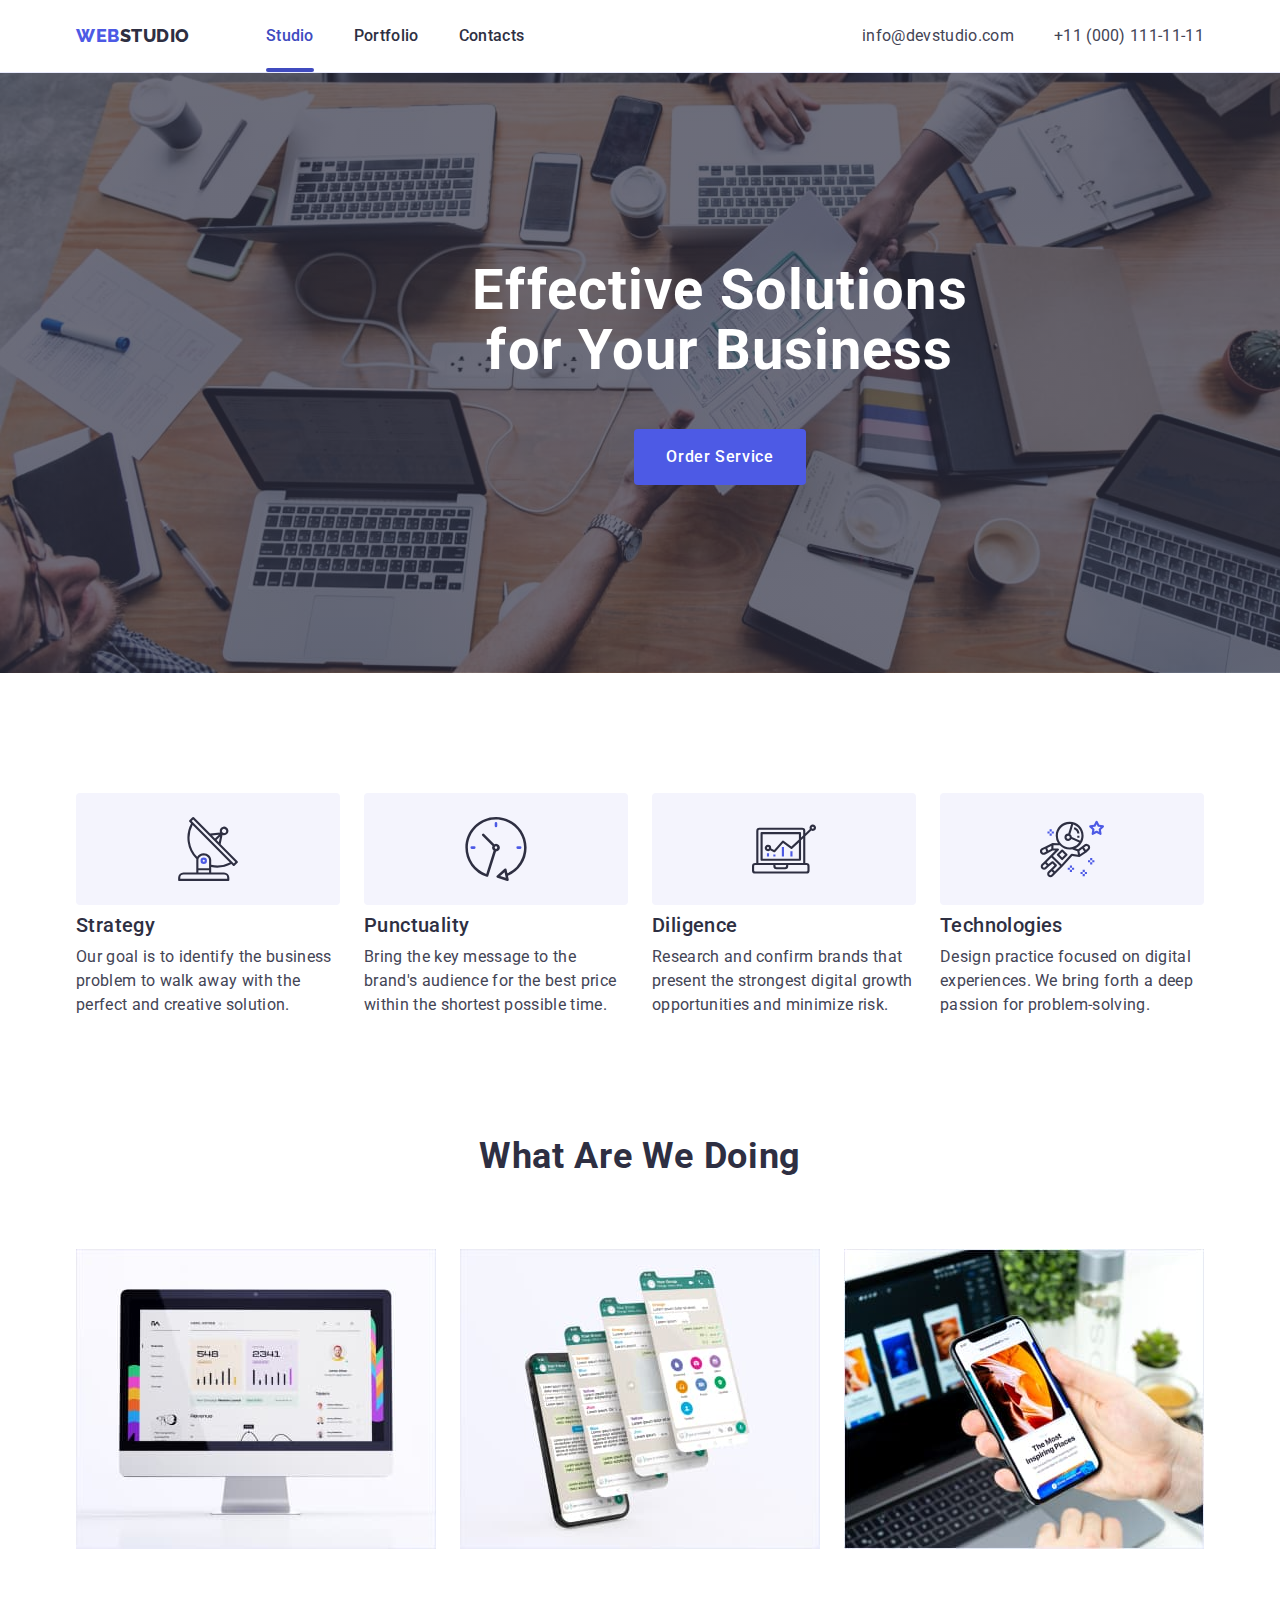
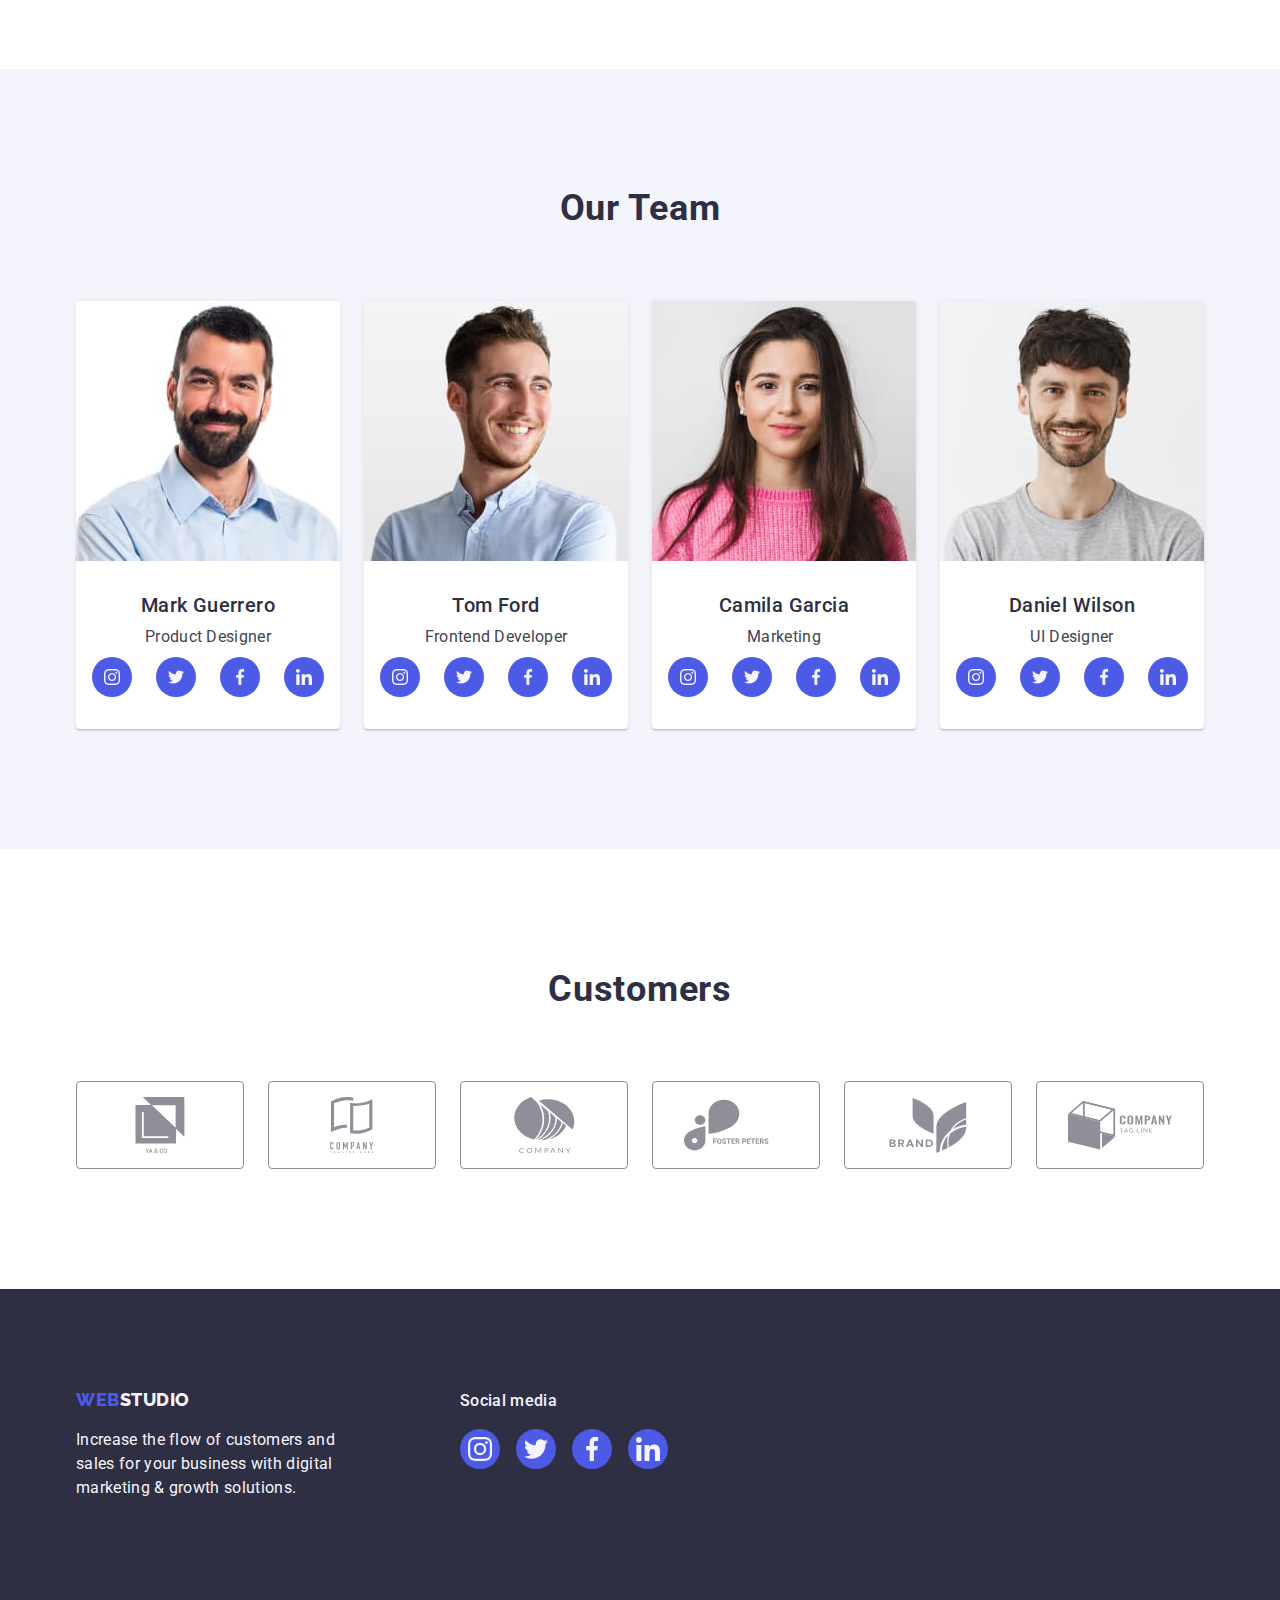
<file: index.html>
<!DOCTYPE html>
<html lang="en">
  <head>
    <meta charset="UTF-8" />
    <meta http-equiv="X-UA-Compatible" content="IE=edge" />
    <meta name="viewport" content="width=device-width, initial-scale=1.0" />
    <title>Document</title>
    <link rel="preconnect" href="https://fonts.googleapis.com" />
    <link rel="preconnect" href="https://fonts.gstatic.com" crossorigin />
    <link
      href="https://fonts.googleapis.com/css2?family=Montserrat:wght@400;700&family=Raleway:wght@800&family=Roboto:wght@400;500;700;900&display=swap"
      rel="stylesheet"
    />
    <link
      rel="stylesheet"
      href="https://cdn.jsdelivr.net/npm/modern-normalize@1.1.0/modern-normalize.min.css"
    />
    <link href="./css/styles.css" rel="stylesheet" />
  </head>
  <body>
    <header class="header">
      <div class="container page-header-container">
        <nav class="header-navigation">
          <a href="./index.html" class="logo link"
            >Web<span class="header-logo-second">Studio</span></a
          >
          <ul class="header-list list">
            <li class="header-item">
              <a href="./index.html" class="header-link link active">Studio</a>
            </li>
            <li class="header-item">
              <a href="./portfolio.html" class="header-link link">Portfolio</a>
            </li>
            <li class="header-item">
              <a href="" class="header-link link">Contacts</a>
            </li>
          </ul>
        </nav>
        <address class="adress">
          <ul class="header-list list">
            <li class="header-item">
              <a
                href="mailto:info@devstudio.com"
                class="header-link-adress link"
                >info@devstudio.com</a
              >
            </li>
            <li class="header-item">
              <a href="tel:+110001111111" class="header-link-adress link"
                >+11 (000) 111-11-11</a
              >
            </li>
          </ul>
        </address>
      </div>
    </header>
    <main>
      <!--HERO-->
      <section class="hero">
        <div class="container hero-container">
          <h1 class="hero-title">Effective Solutions for Your Business</h1>
          <button type="button" class="hero-button" data-modal-open>
            Order Service
          </button>
        </div>
      </section>
      <!--BASIS-->
      <section class="basis section">
        <div class="container">
          <h2 hidden class="basis-title-hidden">Work principles</h2>
          <ul class="basis-list list">
            <li class="basis-item">
              <div class="basis-link">
                <svg class="basis-icon" width="64" height="64">
                  <use href="./images/for_sprite/sprite.svg#icon-antenna"></use>
                </svg>
              </div>
              <h3 class="basis-mini-title">Strategy</h3>
              <p class="basis-text">
                Our goal is to identify the business problem to walk away with
                the perfect and creative solution.
              </p>
            </li>
            <li class="basis-item">
              <div class="basis-link">
                <svg class="basis-icon" width="64" height="64">
                  <use href="./images/for_sprite/sprite.svg#icon-clock"></use>
                </svg>
              </div>
              <h3 class="basis-mini-title">Punctuality</h3>
              <p class="basis-text">
                Bring the key message to the brand's audience for the best price
                within the shortest possible time.
              </p>
            </li>
            <li class="basis-item">
              <div class="basis-link">
                <svg class="basis-icon" width="64" height="64">
                  <use href="./images/for_sprite/sprite.svg#icon-diagram"></use>
                </svg>
              </div>
              <h3 class="basis-mini-title">Diligence</h3>
              <p class="basis-text">
                Research and confirm brands that present the strongest digital
                growth opportunities and minimize risk.
              </p>
            </li>
            <li class="basis-item">
              <div class="basis-link">
                <svg class="basis-icon" width="64" height="64">
                  <use
                    href="./images/for_sprite/sprite.svg#icon-astronaut"
                  ></use>
                </svg>
              </div>
              <h3 class="basis-mini-title">Technologies</h3>
              <p class="basis-text">
                Design practice focused on digital experiences. We bring forth a
                deep passion for problem-solving.
              </p>
            </li>
          </ul>
        </div>
      </section>
      <!--Work-->
      <section class="work">
        <div class="container">
          <h2 class="work-title">What are we doing</h2>
          <ul class="work-list list">
            <li class="work-item">
              <img
                class="work-img"
                src="./images/computer.jpg"
                alt="computer"
                width="360"
                height="300"
              />
            </li>
            <li class="work-item">
              <img
                class="work-img"
                src="./images/phone.jpg"
                alt="phone screen"
                width="360"
                height="300"
              />
            </li>
            <li class="work-item">
              <img
                class="work-img"
                src="./images/phoneinhands.jpg"
                alt="phone and computer"
                width="360"
                height="300"
              />
            </li>
          </ul>
        </div>
      </section>
      <!--Team-->
      <section class="team section">
        <div class="container">
          <h2 class="team-main-title">Our Team</h2>
          <ul class="team-list list">
            <li class="team-item">
              <img
                class="team-img"
                src="./images/markguerrero.jpg"
                alt="Mark Guerrero"
                width="264"
                height="260"
              />
              <div class="our-team">
                <h3 class="team-second-title">Mark Guerrero</h3>
                <p class="team-text">Product Designer</p>
                <ul class="social-list list">
                  <li class="social-list-item">
                    <a href="" class="social-list-link">
                      <svg class="social-list-icon" width="16" height="16">
                        <use
                          href="./images/for_sprite/sprite.svg#icon-instagram"
                        ></use>
                      </svg>
                    </a>
                  </li>
                  <li class="social-list-item">
                    <a href="" class="social-list-link">
                      <svg class="social-list-icon" width="16" height="16">
                        <use
                          href="./images/for_sprite/sprite.svg#icon-twitter"
                        ></use>
                      </svg>
                    </a>
                  </li>
                  <li class="social-list-item">
                    <a href="" class="social-list-link">
                      <svg class="social-list-icon" width="16" height="16">
                        <use
                          href="./images/for_sprite/sprite.svg#icon-facebook"
                        ></use>
                      </svg>
                    </a>
                  </li>
                  <li class="social-list-item">
                    <a href="" class="social-list-link">
                      <svg class="social-list-icon" width="16" height="16">
                        <use
                          href="./images/for_sprite/sprite.svg#icon-linkedin"
                        ></use>
                      </svg>
                    </a>
                  </li>
                </ul>
              </div>
            </li>
            <li class="team-item">
              <img
                class="team-img"
                src="./images/tomford.jpg"
                alt="Tom Ford"
                width="264"
                height="260"
              />
              <div class="our-team">
                <h3 class="team-second-title">Tom Ford</h3>
                <p class="team-text">Frontend Developer</p>
                <ul class="social-list list">
                  <li class="social-list-item">
                    <a href="" class="social-list-link">
                      <svg class="social-list-icon" width="16" height="16">
                        <use
                          href="./images/for_sprite/sprite.svg#icon-instagram"
                        ></use>
                      </svg>
                    </a>
                  </li>
                  <li class="social-list-item">
                    <a href="" class="social-list-link">
                      <svg class="social-list-icon" width="16" height="16">
                        <use
                          href="./images/for_sprite/sprite.svg#icon-twitter"
                        ></use>
                      </svg>
                    </a>
                  </li>
                  <li class="social-list-item">
                    <a href="" class="social-list-link">
                      <svg class="social-list-icon" width="16" height="16">
                        <use
                          href="./images/for_sprite/sprite.svg#icon-facebook"
                        ></use>
                      </svg>
                    </a>
                  </li>
                  <li class="social-list-item">
                    <a href="" class="social-list-link">
                      <svg class="social-list-icon" width="16" height="16">
                        <use
                          href="./images/for_sprite/sprite.svg#icon-linkedin"
                        ></use>
                      </svg>
                    </a>
                  </li>
                </ul>
              </div>
            </li>
            <li class="team-item">
              <img
                class="team-img"
                src="./images/camilagarcia.jpg"
                alt="Camila Garcia"
                width="264"
                height="260"
              />
              <div class="our-team">
                <h3 class="team-second-title">Camila Garcia</h3>
                <p class="team-text">Marketing</p>
                <ul class="social-list list">
                  <li class="social-list-item">
                    <a href="" class="social-list-link">
                      <svg class="social-list-icon" width="16" height="16">
                        <use
                          href="./images/for_sprite/sprite.svg#icon-instagram"
                        ></use>
                      </svg>
                    </a>
                  </li>
                  <li class="social-list-item">
                    <a href="" class="social-list-link">
                      <svg class="social-list-icon" width="16" height="16">
                        <use
                          href="./images/for_sprite/sprite.svg#icon-twitter"
                        ></use>
                      </svg>
                    </a>
                  </li>
                  <li class="social-list-item">
                    <a href="" class="social-list-link">
                      <svg class="social-list-icon" width="16" height="16">
                        <use
                          href="./images/for_sprite/sprite.svg#icon-facebook"
                        ></use>
                      </svg>
                    </a>
                  </li>
                  <li class="social-list-item">
                    <a href="" class="social-list-link">
                      <svg class="social-list-icon" width="16" height="16">
                        <use
                          href="./images/for_sprite/sprite.svg#icon-linkedin"
                        ></use>
                      </svg>
                    </a>
                  </li>
                </ul>
              </div>
            </li>
            <li class="team-item">
              <img
                class="team-img"
                src="./images/danielwilson.jpg"
                alt="Daniel Wilson"
                width="264"
                height="260"
              />
              <div class="our-team">
                <h3 class="team-second-title">Daniel Wilson</h3>
                <p class="team-text">UI Designer</p>
                <ul class="social-list list">
                  <li class="social-list-item">
                    <a href="" class="social-list-link">
                      <svg class="social-list-icon" width="16" height="16">
                        <use
                          href="./images/for_sprite/sprite.svg#icon-instagram"
                        ></use>
                      </svg>
                    </a>
                  </li>
                  <li class="social-list-item">
                    <a href="" class="social-list-link">
                      <svg class="social-list-icon" width="16" height="16">
                        <use
                          href="./images/for_sprite/sprite.svg#icon-twitter"
                        ></use>
                      </svg>
                    </a>
                  </li>
                  <li class="social-list-item">
                    <a href="" class="social-list-link">
                      <svg class="social-list-icon" width="16" height="16">
                        <use
                          href="./images/for_sprite/sprite.svg#icon-facebook"
                        ></use>
                      </svg>
                    </a>
                  </li>
                  <li class="social-list-item">
                    <a href="" class="social-list-link">
                      <svg class="social-list-icon" width="16" height="16">
                        <use
                          href="./images/for_sprite/sprite.svg#icon-linkedin"
                        ></use>
                      </svg>
                    </a>
                  </li>
                </ul>
              </div>
            </li>
          </ul>
        </div>
      </section>

      <!--Customers-->

      <section class="customers section">
        <div class="customers-container container">
          <h2 class="customers-title">Customers</h2>
          <ul class="customers-list list">
            <li class="customers-list-item">
              <a href="" class="customers-list-link link">
                <svg class="customers-list-icon" width="104" height="56">
                  <use
                    href="./images/for_sprite/sprite.svg#icon-group-one"
                  ></use>
                </svg>
              </a>
            </li>
            <li class="customers-list-item">
              <a href="" class="customers-list-link link">
                <svg class="customers-list-icon" width="104" height="56">
                  <use
                    href="./images/for_sprite/sprite.svg#icon-group-two"
                  ></use>
                </svg>
              </a>
            </li>
            <li class="customers-list-item">
              <a href="" class="customers-list-link link">
                <svg class="customers-list-icon" width="104" height="56">
                  <use
                    href="./images/for_sprite/sprite.svg#icon-group-three"
                  ></use>
                </svg>
              </a>
            </li>
            <li class="customers-list-item">
              <a href="" class="customers-list-link link">
                <svg class="customers-list-icon" width="104" height="56">
                  <use
                    href="./images/for_sprite/sprite.svg#icon-group-four"
                  ></use>
                </svg>
              </a>
            </li>
            <li class="customers-list-item">
              <a href="" class="customers-list-link link">
                <svg class="customers-list-icon" width="104" height="56">
                  <use
                    href="./images/for_sprite/sprite.svg#icon-group-five"
                  ></use>
                </svg>
              </a>
            </li>
            <li class="customers-list-item">
              <a href="" class="customers-list-link link">
                <svg class="customers-list-icon" width="104" height="56">
                  <use
                    href="./images/for_sprite/sprite.svg#icon-group-six"
                  ></use>
                </svg>
              </a>
            </li>
          </ul>
        </div>
      </section>
    </main>
    <footer class="footer page-footer-container">
      <div class="container main-footer-container">
        <div class="footer-container">
          <a href="./index.html" class="logo link"
            >Web<span class="footer-logo-second">Studio</span></a
          >
          <p class="footer-text">
            Increase the flow of customers and sales for your business with
            digital marketing & growth solutions.
          </p>
        </div>
        <div class="footer-social-container">
          <p class="footer-title">Social media</p>
          <ul class="footer-social-list list">
            <li class="footer-social-list-item">
              <a href="" class="footer-social-list-link">
                <svg class="social-list-icon" width="24" height="24">
                  <use
                    href="./images/for_sprite/sprite.svg#icon-instagram"
                  ></use>
                </svg>
              </a>
            </li>
            <li class="social-list-item">
              <a href="" class="footer-social-list-link">
                <svg class="social-list-icon" width="24" height="24">
                  <use href="./images/for_sprite/sprite.svg#icon-twitter"></use>
                </svg>
              </a>
            </li>
            <li class="social-list-item">
              <a href="" class="footer-social-list-link">
                <svg class="social-list-icon" width="24" height="24">
                  <use
                    href="./images/for_sprite/sprite.svg#icon-facebook"
                  ></use>
                </svg>
              </a>
            </li>
            <li class="social-list-item">
              <a href="" class="footer-social-list-link">
                <svg class="social-list-icon" width="24" height="24">
                  <use
                    href="./images/for_sprite/sprite.svg#icon-linkedin"
                  ></use>
                </svg>
              </a>
            </li>
          </ul>
        </div>
      </div>
    </footer>

    <div class="backdrop is-hidden" data-modal>
      <div class="modal">
        <button type="button" class="modal-close-btn" data-modal-close>
          <svg class="modal-close-btn-icon" width="8" height="8">
            <use href="./images/for_sprite/sprite.svg#icon-close-modal"></use>
          </svg>
        </button>
      </div>
    </div>
    <script src="./js/modal.js"></script>
  </body>
</html>
</file>
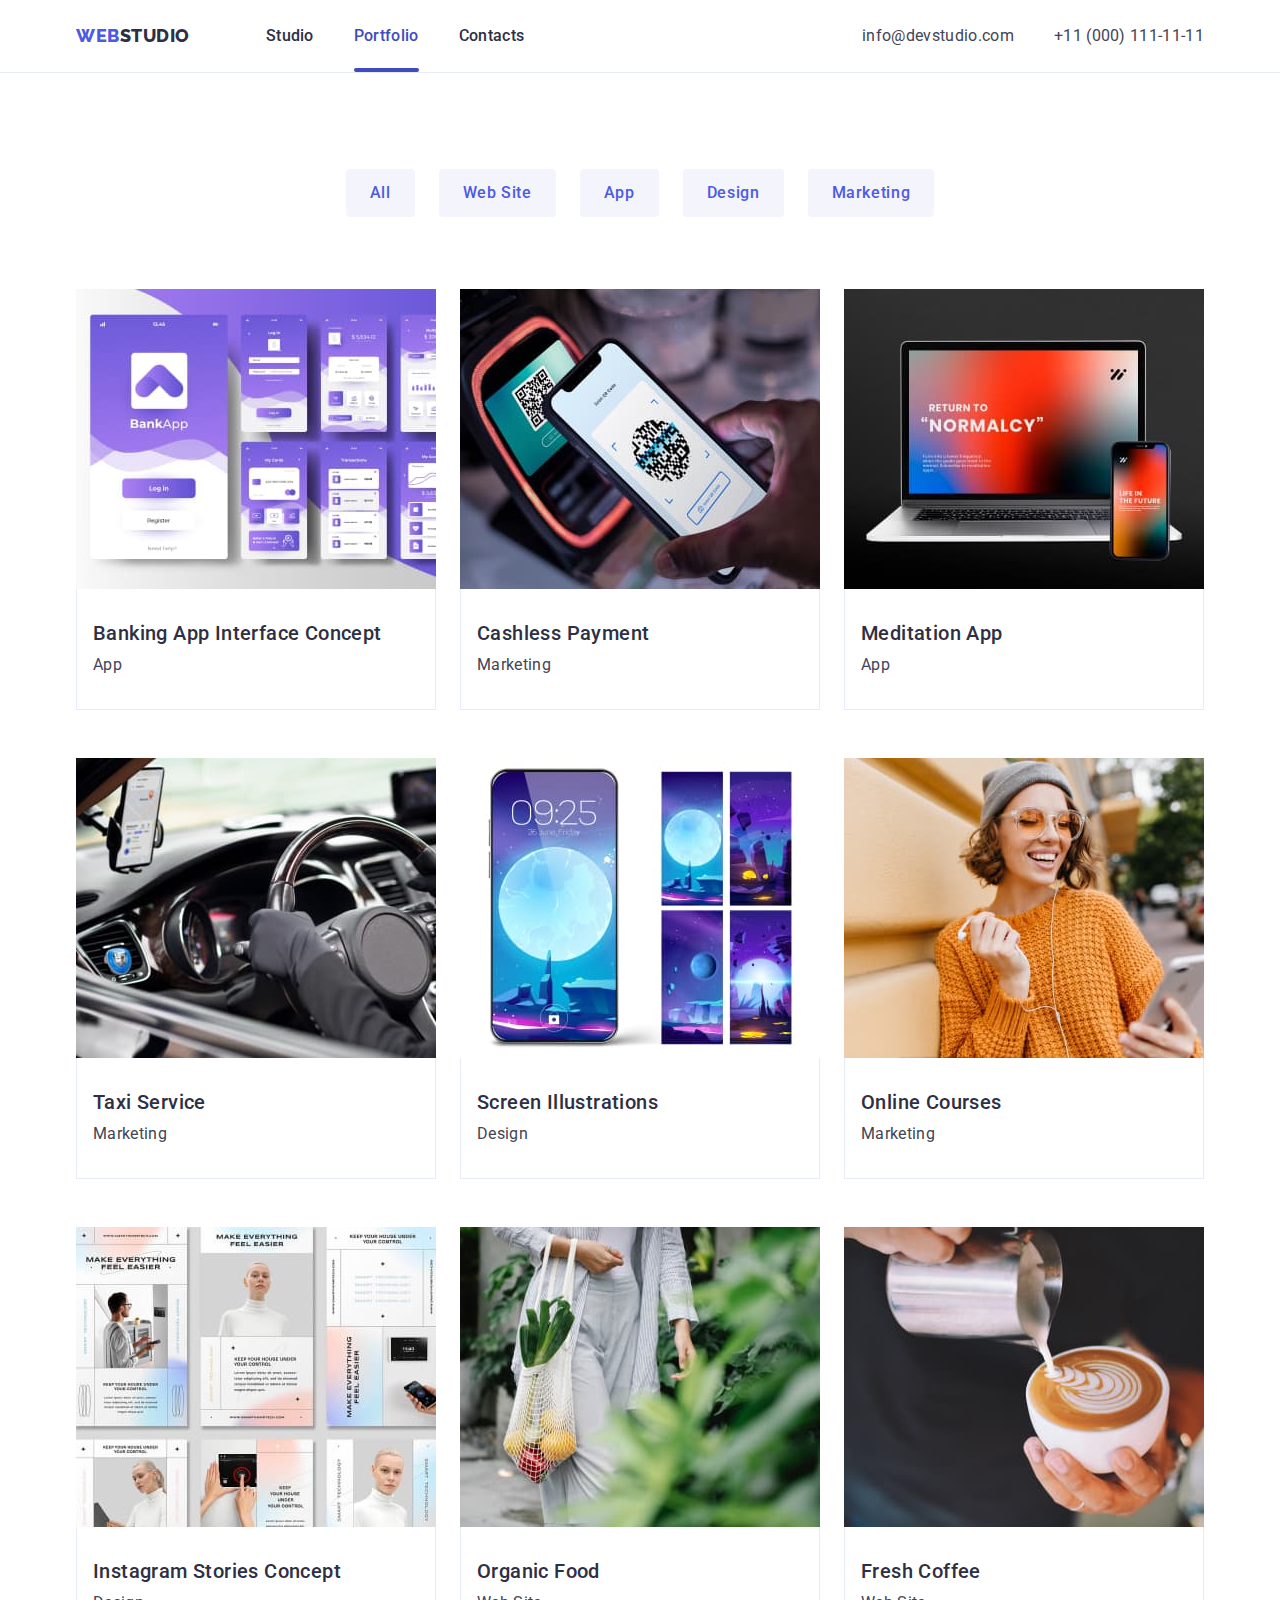
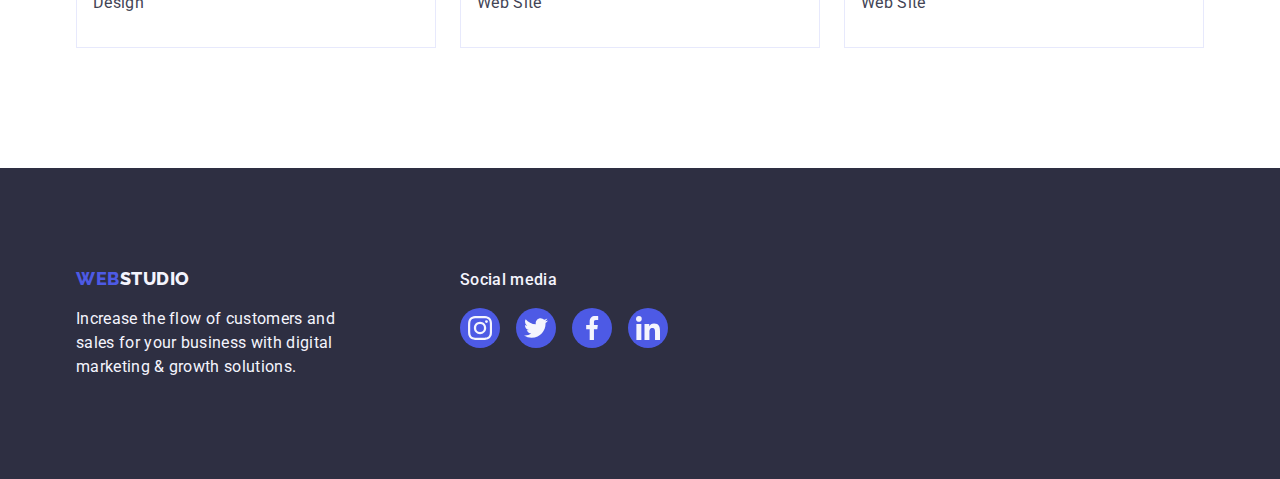
<file: portfolio.html>
<!DOCTYPE html>
<html lang="en">
  <head>
    <meta charset="UTF-8" />
    <meta http-equiv="X-UA-Compatible" content="IE=edge" />
    <meta name="viewport" content="width=device-width, initial-scale=1.0" />
    <title>Document</title>
    <link rel="preconnect" href="https://fonts.googleapis.com" />
    <link rel="preconnect" href="https://fonts.gstatic.com" crossorigin />
    <link
      href="https://fonts.googleapis.com/css2?family=Montserrat:wght@400;700&family=Raleway:wght@800&family=Roboto:wght@400;500;700;900&display=swap"
      rel="stylesheet"
    />
    <link
      rel="stylesheet"
      href="https://cdn.jsdelivr.net/npm/modern-normalize@1.1.0/modern-normalize.min.css"
    />
    <link href="./css/styles.css" rel="stylesheet" />
  </head>
  <body>
    <header class="header">
      <div class="container page-header-container">
        <nav class="header-navigation">
          <a href="./index.html" class="logo link"
            >Web<span class="header-logo-second">Studio</span></a
          >
          <ul class="header-list list">
            <li class="header-item">
              <a href="./index.html" class="header-link link">Studio</a>
            </li>
            <li class="header-item">
              <a href="./portfolio.html" class="header-link link active"
                >Portfolio</a
              >
            </li>
            <li class="header-item">
              <a href="" class="header-link link">Contacts</a>
            </li>
          </ul>
        </nav>
        <address class="adress">
          <ul class="header-list list">
            <li class="header-item">
              <a
                href="mailto:info@devstudio.com"
                class="header-link-adress link"
                >info@devstudio.com</a
              >
            </li>
            <li class="header-item">
              <a href="tel:+110001111111" class="header-link-adress link"
                >+11 (000) 111-11-11</a
              >
            </li>
          </ul>
        </address>
      </div>
    </header>
    <main>
      <section class="control-panel">
        <div class="container">
          <h1 hidden class="control-panel-title">Control Panel</h1>
          <ul class="control-panel-list list">
            <li class="control-panel-item">
              <button type="button" class="control-panel-buttom">All</button>
            </li>
            <li class="control-panel-item">
              <button type="button" class="control-panel-buttom">
                Web Site
              </button>
            </li>
            <li class="control-panel-item">
              <button type="button" class="control-panel-buttom">App</button>
            </li>
            <li class="control-panel-item">
              <button type="button" class="control-panel-buttom">Design</button>
            </li>
            <li class="control-panel-item">
              <button type="button" class="control-panel-buttom">
                Marketing
              </button>
            </li>
          </ul>

          <ul class="gallery-list list gallery-container">
            <li class="gallery-item">
              <a href="#" class="gallery-link link">
                <div class="gallery-list-overlay">
                  <img
                    class="gallery-img"
                    src="./images/app.jpg"
                    alt="Banking App"
                    width="360"
                    height="300"
                  />
                  <p class="overlay">
                    14 Stylish and User-Friendly App Design Concepts · Task
                    Manager App · Calorie Tracker App · Exotic Fruit Ecommerce
                    App · Cloud Storage App
                  </p>
                </div>
                <div class="gallery-border">
                  <h2 class="gallery-title">Banking App Interface Concept</h2>
                  <p class="gallery-text">App</p>
                </div></a
              >
            </li>
            <li class="gallery-item">
              <a href="#" class="link gallery-link">
                <div class="gallery-list-overlay">
                  <img
                    class="gallery-img"
                    src="./images/payment.jpg"
                    alt="Payment"
                    width="360"
                    height="300"
                  />
                  <p class="overlay">
                    14 Stylish and User-Friendly App Design Concepts · Task
                    Manager App · Calorie Tracker App · Exotic Fruit Ecommerce
                    App · Cloud Storage App
                  </p>
                </div>
                <div class="gallery-border">
                  <h2 class="gallery-title">Cashless Payment</h2>
                  <p class="gallery-text">Marketing</p>
                </div></a
              >
            </li>
            <li class="gallery-item">
              <a href="#" class="link gallery-link">
                <div class="gallery-list-overlay">
                  <img
                    class="gallery-img"
                    src="./images/computerapp.jpg"
                    alt="Meditation App"
                    width="360"
                    height="300"
                  />
                  <p class="overlay">
                    14 Stylish and User-Friendly App Design Concepts · Task
                    Manager App · Calorie Tracker App · Exotic Fruit Ecommerce
                    App · Cloud Storage App
                  </p>
                </div>
                <div class="gallery-border">
                  <h2 class="gallery-title">Meditation App</h2>
                  <p class="gallery-text">App</p>
                </div></a
              >
            </li>
            <li class="gallery-item">
              <a href="#" class="link gallery-link">
                <div class="gallery-list-overlay">
                  <img
                    class="gallery-img"
                    src="./images/taxi.jpg"
                    alt="Taxi"
                    width="360"
                    height="300"
                  />
                  <p class="overlay">
                    14 Stylish and User-Friendly App Design Concepts · Task
                    Manager App · Calorie Tracker App · Exotic Fruit Ecommerce
                    App · Cloud Storage App
                  </p>
                </div>
                <div class="gallery-border">
                  <h2 class="gallery-title">Taxi Service</h2>
                  <p class="gallery-text">Marketing</p>
                </div>
              </a>
            </li>
            <li class="gallery-item">
              <a href="#" class="link gallery-link">
                <div class="gallery-list-overlay">
                  <img
                    class="gallery-img"
                    src="./images/screen.jpg"
                    alt="Screen"
                    width="360"
                    height="300"
                  />
                  <p class="overlay">
                    14 Stylish and User-Friendly App Design Concepts · Task
                    Manager App · Calorie Tracker App · Exotic Fruit Ecommerce
                    App · Cloud Storage App
                  </p>
                </div>
                <div class="gallery-border">
                  <h2 class="gallery-title">Screen Illustrations</h2>
                  <p class="gallery-text">Design</p>
                </div>
              </a>
            </li>
            <li class="gallery-item">
              <a href="#" class="link gallery-link">
                <div class="gallery-list-overlay">
                  <img
                    class="gallery-img"
                    src="./images/girl.jpg"
                    alt="Girl"
                    width="360"
                    height="300"
                  />
                  <p class="overlay">
                    14 Stylish and User-Friendly App Design Concepts · Task
                    Manager App · Calorie Tracker App · Exotic Fruit Ecommerce
                    App · Cloud Storage App
                  </p>
                </div>
                <div class="gallery-border">
                  <h2 class="gallery-title">Online Courses</h2>
                  <p class="gallery-text">Marketing</p>
                </div>
              </a>
            </li>
            <li class="gallery-item">
              <a href="#" class="link gallery-link">
                <div class="gallery-list-overlay">
                  <img
                    class="gallery-img"
                    src="./images/stories.jpg"
                    alt="Stories"
                    width="360"
                    height="300"
                  />
                  <p class="overlay">
                    14 Stylish and User-Friendly App Design Concepts · Task
                    Manager App · Calorie Tracker App · Exotic Fruit Ecommerce
                    App · Cloud Storage App
                  </p>
                </div>
                <div class="gallery-border">
                  <h2 class="gallery-title">Instagram Stories Concept</h2>
                  <p class="gallery-text">Design</p>
                </div>
              </a>
            </li>
            <li class="gallery-item">
              <a href="#" class="link gallery-link">
                <div class="gallery-list-overlay">
                  <img
                    class="gallery-img"
                    src="./images/food.jpg"
                    alt="Food"
                    width="360"
                    height="300"
                  />
                  <p class="overlay">
                    14 Stylish and User-Friendly App Design Concepts · Task
                    Manager App · Calorie Tracker App · Exotic Fruit Ecommerce
                    App · Cloud Storage App
                  </p>
                </div>
                <div class="gallery-border">
                  <h2 class="gallery-title">Organic Food</h2>
                  <p class="gallery-text">Web Site</p>
                </div>
              </a>
            </li>
            <li class="gallery-item">
              <a href="#" class="link gallery-link">
                <div class="gallery-list-overlay">
                  <img
                    class="gallery-img"
                    src="./images/coffee.jpg"
                    alt="coffee"
                    width="360"
                    height="300"
                  />
                  <p class="overlay">
                    14 Stylish and User-Friendly App Design Concepts · Task
                    Manager App · Calorie Tracker App · Exotic Fruit Ecommerce
                    App · Cloud Storage App
                  </p>
                </div>
                <div class="gallery-border">
                  <h2 class="gallery-title">Fresh Coffee</h2>
                  <p class="gallery-text">Web Site</p>
                </div>
              </a>
            </li>
          </ul>
        </div>
      </section>
    </main>
    <footer class="footer page-footer-container">
      <div class="container main-footer-container">
        <div class="footer-container">
          <a href="./index.html" class="logo link"
            >Web<span class="footer-logo-second">Studio</span></a
          >
          <p class="footer-text">
            Increase the flow of customers and sales for your business with
            digital marketing & growth solutions.
          </p>
        </div>
        <div class="footer-social-container">
          <h3 class="footer-title">Social media</h3>
          <ul class="footer-social-list list">
            <li class="footer-social-list-item">
              <a href="" class="footer-social-list-link">
                <svg class="social-list-icon" width="24" height="24">
                  <use
                    href="./images/for_sprite/sprite.svg#icon-instagram"
                  ></use>
                </svg>
              </a>
            </li>
            <li class="footer-social-list-item">
              <a href="" class="footer-social-list-link">
                <svg class="social-list-icon" width="24" height="24">
                  <use href="./images/for_sprite/sprite.svg#icon-twitter"></use>
                </svg>
              </a>
            </li>
            <li class="footer-social-list-item">
              <a href="" class="footer-social-list-link">
                <svg class="social-list-icon" width="24" height="24">
                  <use
                    href="./images/for_sprite/sprite.svg#icon-facebook"
                  ></use>
                </svg>
              </a>
            </li>
            <li class="footer-social-list-item">
              <a href="" class="footer-social-list-link">
                <svg class="social-list-icon" width="24" height="24">
                  <use
                    href="./images/for_sprite/sprite.svg#icon-linkedin"
                  ></use>
                </svg>
              </a>
            </li>
          </ul>
        </div>
      </div>
    </footer>
  </body>
</html>
</file>
<file: css/styles.css>
:root {
  --main-color-text: #2e2f42;
  --second-color-text: #434455;
  --main-color-backgrond-dark: #2e2f42;
  --second-color-background-dark: #434455;

  --main-color-background-light: #ffffff;
  --second-color-background-light: #f4f4fd;
  --color-focus-hover: #404bbf;
  --color-logo-button: #4d5ae5;
  --background-img-color: GREY;
  --border-color: #e7e9fc;
  --social-hover-color: #31d0aa;
  --customers-color: #8e8f99;

  --transition-duration-and-timing: 250ms cubic-bezier(0.4, 0, 0.2, 1);

  --modal-window-background: #fcfcfc;
}
body {
  font-family: "Roboto", sans-serif;
  color: var(--second-color-background-dark);
  background-color: var(--main-color-background-light);
}

h1,
h2,
h3,
h4,
h5,
h6,
p {
  margin-top: 0;
  margin-bottom: 0;
}

ul {
  margin-top: 0;
  margin-bottom: 0;
  padding-left: 0;
}

img {
  display: block;
}

button {
  cursor: pointer;
}

.list {
  list-style: none;
}

.link {
  text-decoration: none;
}

.container {
  margin-left: auto;
  margin-right: auto;
  width: 1158px;
  padding-left: 15px;
  padding-right: 15px;
}

.section {
  padding-top: 120px;
  padding-bottom: 120px;
}

/*=================================================MAIN PAGE=============================================*/

/* ==================HEADER================*/
.page-header-container {
  display: flex;
  align-items: center;
  justify-content: space-between;
}

.header {
  padding-top: 24px;
  padding-bottom: 24px;
  border-bottom: 1px solid var(--border-color);
}
.header-navigation {
  display: flex;
  align-items: center;
}
.logo {
  font-family: "Raleway", sans-serif;
  font-weight: 800;
  font-size: 18px;
  line-height: 1.17;
  letter-spacing: 0.03em;
  text-transform: uppercase;
  color: var(--color-logo-button);
}
.header-logo-second {
  color: var(--main-color-text);
  margin-right: 76px;
}
.header-list {
  display: flex;
  align-items: center;
}
.header-item:not(:last-child) {
  margin-right: 40px;
}
.header-link {
  display: block;
  font-weight: 500;
  font-size: 16px;
  line-height: 1.5;
  letter-spacing: 0.02em;
  color: var(--main-color-text);
  position: relative;

  transition: color var(--transition-duration-and-timing);
}
.header-link:hover,
.header-link:focus {
  color: var(--color-focus-hover);
}

.active {
  color: var(--color-focus-hover);
}

.active::after {
  position: absolute;
  content: "";
  display: block;
  width: 100%;
  height: 4px;
  left: 0px;
  top: 44px;
  border-radius: 2px;
  background-color: var(--color-focus-hover);
}

.adress {
  font-style: normal;
}

.header-link-adress {
  font-weight: 400;
  font-size: 16px;
  line-height: 1.5;
  letter-spacing: 0.02em;
  color: var(--second-color-text);

  transition: color var(--transition-duration-and-timing);
}
.header-link-adress:hover,
.header-link-adress:focus {
  color: var(--color-focus-hover);
}

/* ==================FOOTER================*/

.footer {
  background: var(--main-color-backgrond-dark);
  padding-top: 100px;
  padding-bottom: 100px;
}
.page-footer-container {
  display: flex;
}
.footer-logo-second {
  font-weight: 800;
  font-size: 18px;
  line-height: 1.17;
  letter-spacing: 0.03em;
  text-transform: uppercase;
  color: var(--second-color-background-light);
}
.footer-container {
  width: 264px;
}
.footer-link {
}
.footer-text {
  margin-top: 18px;
  font-size: 16px;
  line-height: 1.5;
  letter-spacing: 0.02em;
  color: var(--second-color-background-light);
  width: 264px;
}
.footer-social-list {
  display: flex;
  justify-content: center;
  gap: 16px;
}
.footer-title {
  font-weight: 500;
  font-size: 16px;
  line-height: 24px;
  letter-spacing: 0.02em;
  color: var(--second-color-background-light);
  margin-bottom: 16px;
}
.footer-social-container {
  margin-left: 120px;
}

.main-footer-container {
  display: flex;
}

.footer-social-list-link {
  width: 40px;
  height: 40px;
  border-radius: 50%;
  background-color: var(--color-logo-button);
  display: flex;
  justify-content: center;
  align-items: center;

  transition: background var(--transition-duration-and-timing);
}

.footer-social-list-link:hover,
.footer-social-list-link:focus {
  background: var(--social-hover-color);
}

/*-------------------HERO-------------*/

.hero {
  background: var(--main-color-text);
  padding-top: 188px;
  padding-bottom: 188px;
  background-image: linear-gradient(
      rgba(46, 47, 66, 0.7),
      rgba(46, 47, 66, 0.7)
    ),
    url("../images/bg.jpg");
  width: 1440px;
  margin-left: auto;
  margin-right: auto;
  background-size: cover;
  background-color: var(--background-img-color);
  background-position: center;
  background-repeat: no-repeat;
}
.hero-title {
  width: 496px;
  margin-bottom: 48px;
  margin-right: auto;
  margin-left: auto;
  font-size: 56px;
  line-height: 1.07;
  letter-spacing: 0.02em;
  text-align: center;
  color: var(--main-color-background-light);
}
.hero-button {
  display: block;
  margin-right: auto;
  margin-left: auto;
  border-radius: 4px;
  border: none;
  padding: 16px 32px 16px 32px;
  font-family: inherit;
  font-weight: 500;
  font-size: 16px;
  line-height: 1.5;
  letter-spacing: 0.04em;
  color: var(--main-color-background-light);
  background: var(--color-logo-button);

  transition: background-color var(--transition-duration-and-timing),
    box-shadow var(--transition-duration-and-timing);
}
.hero-button:hover,
.hero-button:focus {
  background-color: var(--color-focus-hover);
  box-shadow: 0px 4px 4px rgba(0, 0, 0, 0.15);
}

/*-------------------BASIS-------------*/
.basis {
}
.basis-title-hidden {
}
.basis-list {
  display: flex;
}
.basis-item:not(:last-child) {
  margin-right: 24px;
}

.basis-item {
  width: calc((100% - 72px) / 4);
}

.basis-mini-title {
  margin-bottom: 8px;
  font-weight: 500;
  font-size: 20px;
  line-height: 1.2;
  letter-spacing: 0.02em;
  color: var(--main-color-text);
}
.basis-text {
  font-size: 16px;
  line-height: 1.5;
  letter-spacing: 0.02em;
  color: var(--second-color-text);
}

.basis-link {
  background: var(--second-color-background-light);
  border-radius: 4px;
  height: 112px;
  display: flex;
  justify-content: center;
  align-items: center;
  margin-bottom: 8px;
}

/*-------------------WORK-------------*/
.work {
  padding-bottom: 120px;
}
.work-title {
  margin-bottom: 72px;
  font-size: 36px;
  line-height: 1.11;
  letter-spacing: 0.02em;
  text-transform: capitalize;
  text-align: center;
  color: var(--main-color-text);
}
.work-list {
  display: flex;
  flex-wrap: wrap;
  gap: 24px;
}

.work-img {
  flex-basis: calc((100% - 48px) / 3);
  display: block;
  max-width: 100%;
  height: auto;
}

/*-------------------TEAM-------------*/
.team {
  background-color: var(--second-color-background-light);
}
.team-main-title {
  margin-bottom: 72px;
  font-size: 36px;
  line-height: 1.11;
  letter-spacing: 0.02em;
  text-transform: capitalize;
  text-align: center;
  color: var(--main-color-text);
}
.team-list {
  display: flex;
  justify-content: center;
  flex-wrap: wrap;
  gap: 24px;
}
.team-item {
  background-color: var(--main-color-background-light);
  box-shadow: 0px 1px 6px rgba(46, 47, 66, 0.08),
    0px 1px 1px rgba(46, 47, 66, 0.16), 0px 2px 1px rgba(46, 47, 66, 0.08);
  border-radius: 0px 0px 4px 4px;
}
.team-img {
  flex-basis: calc((100% - 72px) / 4);
  display: block;
  max-width: 100%;
  height: auto;
}
.team-second-title {
  margin-bottom: 8px;
  font-weight: 500;
  font-size: 20px;
  line-height: 1.2;
  letter-spacing: 0.02em;
  text-align: center;
  color: var(--main-color-text);
  background-color: var(--main-color-bacground-light);
}
.team-text {
  font-size: 16px;
  line-height: 1.5;
  letter-spacing: 0.02em;
  text-align: center;
  color: var(--second-color-text);
  background-color: var(--main-color-background-light);
  margin-bottom: 8px;
}
.our-team {
  padding: 32px 16px 32px 16px;
}
.social-list {
  display: flex;
  justify-content: center;
  gap: 24px;
}

.social-list-link {
  width: 40px;
  height: 40px;
  border-radius: 50%;
  background-color: var(--color-logo-button);
  display: flex;
  justify-content: center;
  align-items: center;

  transition: background var(--transition-duration-and-timing);
}
.social-list-link:hover,
.social-list-link:focus {
  background: var(--color-focus-hover);
}
.social-list-icon {
  fill: var(--second-color-background-light);
}

/*---------------------Customers-----------------*/

.customers {
}
.customers-container {
}
.customers-title {
  font-size: 36px;
  line-height: 40px;
  text-align: center;
  letter-spacing: 0.02em;
  text-transform: capitalize;
  color: var(--main-color-text);
  margin-bottom: 72px;
}
.customers-list {
  display: flex;
  gap: 24px;
  justify-content: center;
  align-items: center;
}
.customers-list-item {
  width: calc((1128px - 120px) / 6);
  height: 88px;
}

.customers-list-link {
  width: 100%;
  height: 100%;
  border: 1px solid var(--customers-color);
  border-radius: 4px;
  display: flex;
  justify-content: center;
  align-items: center;
  color: var(--customers-color);

  transition: border-color var(--transition-duration-and-timing),
    fill var(--transition-duration-and-timing);
}
.customers-list-icon {
  /*fill: var(--customers-color);*/
  fill: currentColor;
  transition: fill var(--transition-duration-and-timing);
}

.customers-list-link:hover,
.customers-list-link:focus {
  border-color: var(--color-focus-hover);
}
.customers-list-link:hover .customers-list-icon,
.customers-list-link:focus .customers-list-icon {
  fill: var(--color-focus-hover);
}

/*=================================================PORTFOLIO=============================================*/
/*---------------------Control Panel------------*/

.control-panel {
  padding-top: 96px;
  padding-bottom: 120px;
}
.control-panel-title {
}
.control-panel-list {
  margin-bottom: 72px;
  display: flex;
  justify-content: center;
}
.control-panel-item:not(:last-child) {
  margin-right: 24px;
}
.control-panel-buttom {
  border-color: var(--second-color-background-light);
  border: transparent;
  border-radius: 4px;
  padding-top: 12px;
  padding-bottom: 12px;
  padding-left: 24px;
  padding-right: 24px;
  font-family: inherit;
  font-weight: 500;
  font-size: 16px;
  line-height: 1.5;
  letter-spacing: 0.04em;
  color: var(--color-logo-button);
  background: var(--second-color-background-light);

  transition: background var(--transition-duration-and-timing),
    border-color var(--transition-duration-and-timing),
    color var(--transition-duration-and-timing),
    box-shadow var(--transition-duration-and-timing);
}
.control-panel-buttom:hover,
.control-panel-buttom:focus {
  background: var(--color-focus-hover);
  border-color: var(--color-focus-hover);
  color: var(--main-color-background-light);
  box-shadow: 0px 3px 1px rgba(0, 0, 0, 0.1), 0px 2px 1px rgba(0, 0, 0, 0.08),
    0px 2px 2px rgba(0, 0, 0, 0.12);
}

/*----------------------Gallery------------------*/
.gallery {
}

.gallery-list {
  display: flex;
  flex-wrap: wrap;
  gap: 48px 24px;
  justify-content: center;
}
.gallery-container {
}

.gallery-item {
  flex-basis: calc((100% - 48px) / 3);
}
.gallery-img {
  display: block;
  max-width: 100%;
  height: auto;
}
.gallery-title {
  margin-bottom: 8px;
  font-weight: 500;
  font-size: 20px;
  line-height: 1.2;
  letter-spacing: 0.02em;
  color: var(--main-color-text);
}
.gallery-text {
  font-size: 16px;
  line-height: 1.5;
  letter-spacing: 0.02em;
  color: var(--second-color-text);
}
.gallery-border {
  padding: 32px 16px;
  border: 1px solid var(--border-color);
  border-top: none;
}
.gallery-link {
  display: block;
  transition: box-shadow var(--transition-duration-and-timing);
}

.gallery-link:hover,
.gallery-link:focus {
  box-shadow: 0px 1px 6px rgba(46, 47, 66, 0.08),
    0px 1px 1px rgba(46, 47, 66, 0.16), 0px 2px 1px rgba(46, 47, 66, 0.08);
}

.gallery-list-overlay {
  position: relative;
  overflow: hidden;
}
.overlay {
  background-color: var(--color-logo-button);
  color: var(--second-color-background-light);
  font-size: 16px;
  line-height: 24px;
  letter-spacing: 0.02em;
  padding-top: 40px;
  padding-left: 32px;
  padding-right: 32px;
  position: absolute;
  left: 0;
  top: 0;
  width: 100%;
  height: 100%;
  overflow: hidden;
  transform: translate(0%, 100%);
  transition: transform var(--transition-duration-and-timing);
}

.gallery-link:hover .overlay,
.gallery-link:focus .overlay {
  transform: translate(0%, 0%);
}

/*=======================================Modal Window===================================*/

.backdrop {
  position: fixed;
  top: 0;
  left: 0;
  width: 100%;
  height: 100%;
  background-color: rgba(46, 47, 66, 0.4);
  z-index: 100;
  opacity: 1;
  transition: opacity var(--transition-duration-and-timing),
    visibility var(--transition-duration-and-timing);
}

.backdrop.is-hidden {
  opacity: 0;
  visibility: hidden;
  pointer-events: none;
}

.modal {
  width: 408px;
  height: 576px;
  background-color: var(--modal-window-background);
  position: absolute;
  top: 50%;
  left: 50%;
  transform: translate(-50%, -50%) scale(1);
}

.modal-close-btn {
  background: #e7e9fc;
  border: 1px solid rgba(0, 0, 0, 0.1);
  padding: 0;
  width: 24px;
  height: 24px;
  border-radius: 50%;
  display: flex;
  justify-content: center;
  align-items: center;
  position: absolute;
  top: 24px;
  right: 24px;
  transition: background-color var(--transition-duration-and-timing);
}

.modal-close-btn:hover,
.modal-close-btn:focus {
  background-color: var(--color-focus-hover);
}

.modal-close-btn-icon {
  transition: fill var(--transition-duration-and-timing);
}

.modal-close-btn:hover .modal-close-btn-icon,
.modal-close-btn:focus .modal-close-btn-icon {
  fill: var(--main-color-background-light);
}
</file>
